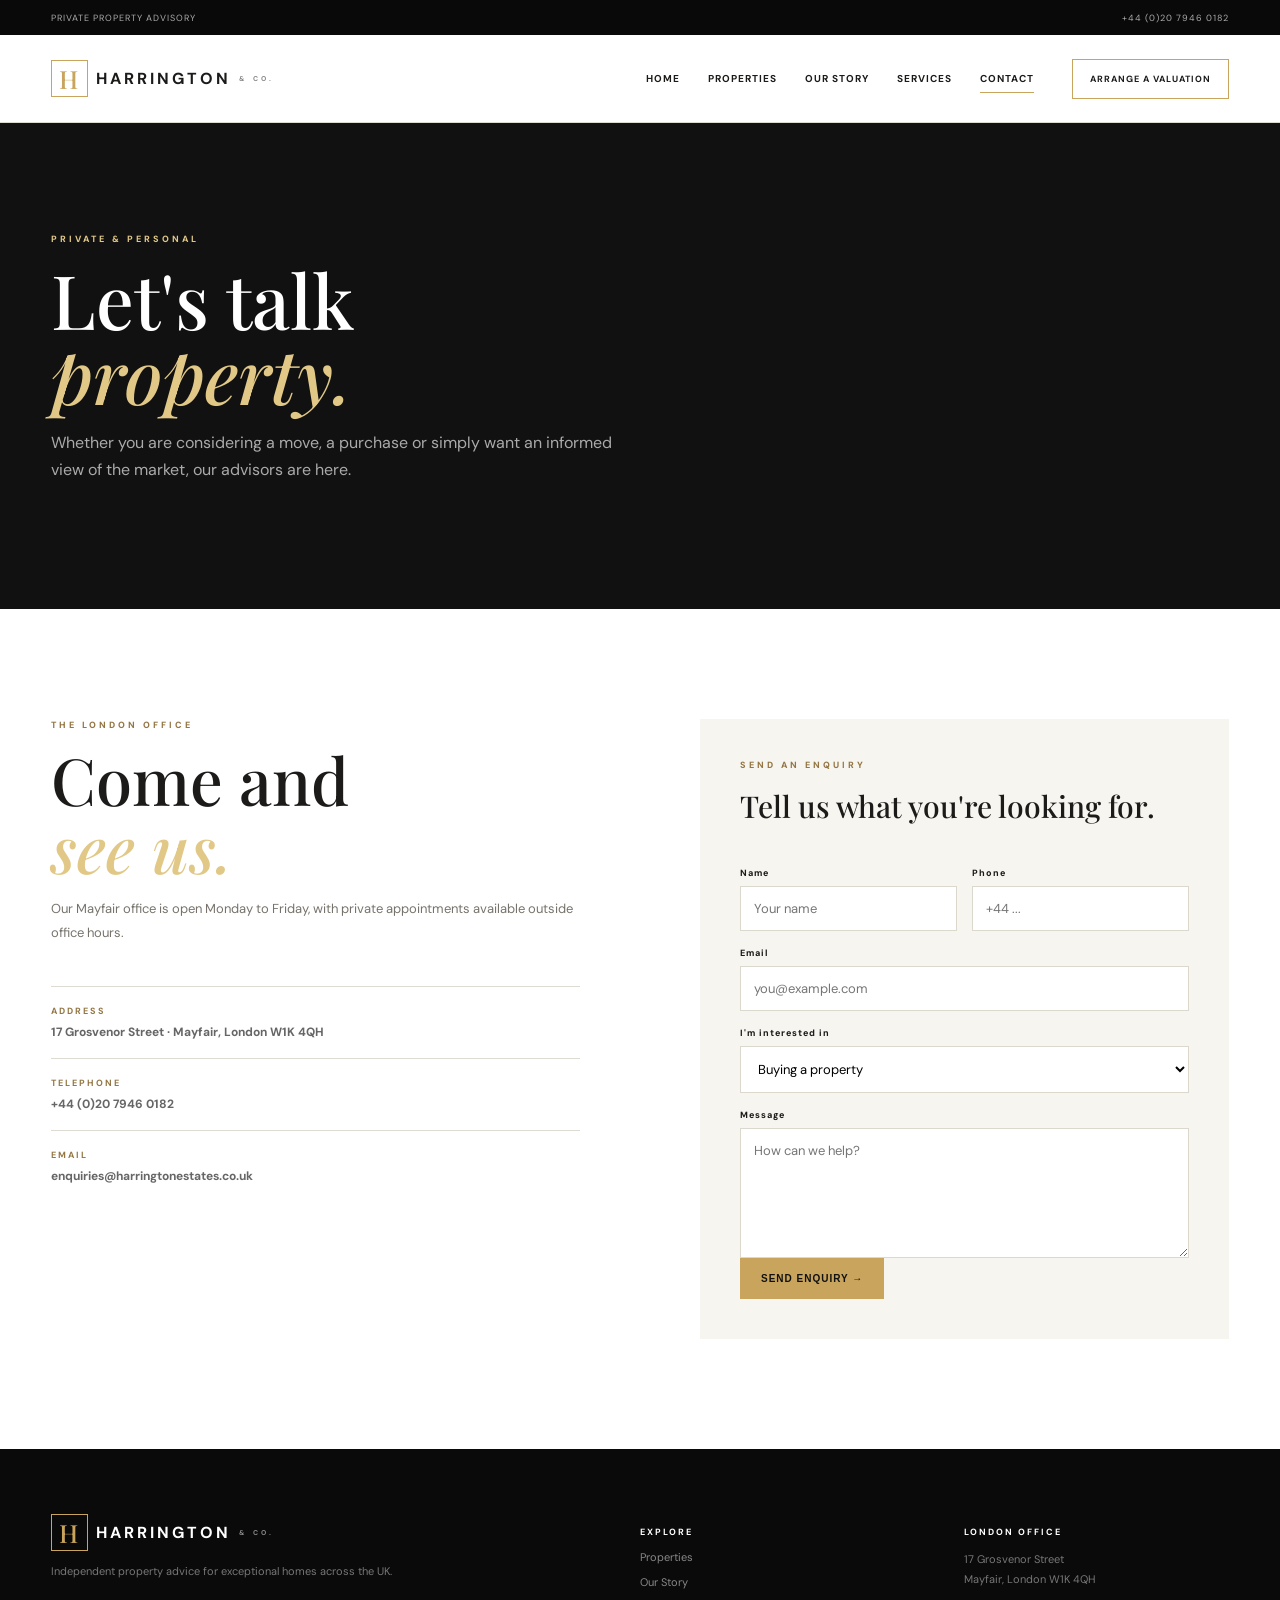
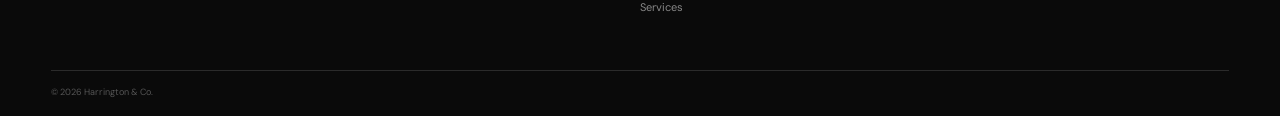
<file: contact.html>
<!doctype html><html lang="en"><head><meta charset="utf-8"><meta name="viewport" content="width=device-width,initial-scale=1"><title>Contact | Harrington & Co.</title><link href="https://fonts.googleapis.com/css2?family=DM+Sans:wght@400;500;600;700&family=Playfair+Display:ital,wght@0,500;0,600;1,500;1,600&display=swap" rel="stylesheet"><link rel="stylesheet" href="style.css"></head><body><div class="top">PRIVATE PROPERTY ADVISORY <span>+44 (0)20 7946 0182</span></div><header><div class="wrap nav"><a class="logo" href="index.html"><b>H</b> HARRINGTON <small>& CO.</small></a><button class="menu">☰</button><nav><a href="index.html">Home</a><a href="properties.html">Properties</a><a href="index.html#story">Our Story</a><a href="index.html#services">Services</a><a class="active" href="contact.html">Contact</a></nav><a class="outline" href="contact.html">Arrange a Valuation</a></div></header><main><section class="contact-hero"><div class="wrap"><div class="kicker">PRIVATE & PERSONAL</div><h1>Let's talk<br><i>property.</i></h1><p>Whether you are considering a move, a purchase or simply want an informed view of the market, our advisors are here.</p></div></section><section class="section"><div class="wrap contact"><div><div class="kicker dark">THE LONDON OFFICE</div><h2>Come and<br><i>see us.</i></h2><p class="body">Our Mayfair office is open Monday to Friday, with private appointments available outside office hours.</p><div class="contact-lines"><b>ADDRESS<small>17 Grosvenor Street · Mayfair, London W1K 4QH</small></b><b>TELEPHONE<small>+44 (0)20 7946 0182</small></b><b>EMAIL<small>enquiries@harringtonestates.co.uk</small></b></div></div><form class="form" onsubmit="submitForm(event)"><div class="kicker dark">SEND AN ENQUIRY</div><h3>Tell us what you're looking for.</h3><div class="two"><label>Name<input required placeholder="Your name"></label><label>Phone<input required placeholder="+44 ..."></label></div><label>Email<input required type="email" placeholder="you@example.com"></label><label>I'm interested in<select><option>Buying a property</option><option>Selling a property</option><option>Private valuation</option><option>Investment</option></select></label><label>Message<textarea rows="6" placeholder="How can we help?"></textarea></label><button class="gold">Send enquiry →</button><div id="success" class="success hidden">Thank you. Your enquiry has been received.</div></form></div></section></main><footer><div class="wrap foot"><div><a class="logo light" href="index.html"><b>H</b> HARRINGTON <small>& CO.</small></a><p>Independent property advice for exceptional homes across the UK.</p></div><div><h4>Explore</h4><a href="properties.html">Properties</a><a href="index.html#story">Our Story</a><a href="index.html#services">Services</a></div><div><h4>London Office</h4><p>17 Grosvenor Street<br>Mayfair, London W1K 4QH</p></div></div><div class="wrap copy">© 2026 Harrington & Co.</div></footer><script src="script.js"></script></body></html>
</file>
<file: style.css>
:root{--black:#111;--gold:#c9a45c;--gold2:#e1c887;--cream:#f7f5f0;--ink:#1c1b19;--muted:#77736c;--line:#dedbd3;--serif:'Playfair Display',serif;--sans:'DM Sans',sans-serif}*{box-sizing:border-box}html{scroll-behavior:smooth}body{margin:0;color:var(--ink);font-family:var(--sans)}a{text-decoration:none;color:inherit}.wrap{width:min(1200px,92%);margin:auto}.top{height:35px;background:#090909;color:#aaa;font-size:9px;letter-spacing:1px;padding:0 4%;display:flex;align-items:center;justify-content:space-between}.header,header{height:88px;background:#fff;border-bottom:1px solid var(--line);position:sticky;top:0;z-index:30}.nav{height:100%;display:flex;align-items:center;gap:38px}.logo{margin-right:auto;font-weight:700;letter-spacing:3px;font-size:16px;display:flex;align-items:center;gap:8px}.logo b{font:500 25px var(--serif);color:var(--gold);border:1px solid var(--gold);width:37px;height:37px;display:grid;place-items:center}.logo small{font-size:7px;color:#888}.logo.light{color:#fff}nav{display:flex;gap:28px}nav a{font-size:10px;letter-spacing:1px;text-transform:uppercase;font-weight:700;padding:35px 0;position:relative}nav a:after{content:'';position:absolute;bottom:27px;left:0;width:0;height:1px;background:var(--gold);transition:.3s}nav a:hover:after,nav a.active:after{width:100%}.outline{border:1px solid var(--gold);padding:13px 17px;font-size:9px;text-transform:uppercase;letter-spacing:1px;font-weight:700}.menu{display:none;border:0;background:none;font-size:25px}.hero{height:calc(100vh - 123px);min-height:680px;position:relative;color:#fff;overflow:hidden}.hero-bg{position:absolute;inset:0;background:url('https://images.unsplash.com/photo-1600607687920-4e2a09cf159d?auto=format&fit=crop&w=2200&q=92') center/cover;animation:zoom 12s ease-out forwards}.shade{position:absolute;inset:0;background:linear-gradient(90deg,#080808db,#08080880 55%,#08080820)}.hero-in{height:100%;display:flex;justify-content:center;flex-direction:column;position:relative}.kicker{font-size:9px;letter-spacing:3px;font-weight:800;color:var(--gold2)}.kicker.dark{color:#947644}.hero h1{font:500 clamp(52px,7vw,92px)/.97 var(--serif);margin:20px 0}.hero h1 i,.banner h1 i,.detail h1 i,.contact-hero h1 i,h2 i{font-style:italic;color:var(--gold2)}.hero p{font-size:15px;line-height:1.8;max-width:600px;color:#ddd}.actions{display:flex;gap:28px;align-items:center;margin-top:25px;font-size:10px;text-transform:uppercase;letter-spacing:1px}.gold{display:inline-flex;justify-content:center;align-items:center;background:var(--gold);color:#111;border:0;padding:15px 21px;font-size:10px;letter-spacing:1px;text-transform:uppercase;font-weight:800;cursor:pointer}.gold:hover{background:var(--gold2)}.search{position:absolute;bottom:0;left:0;right:0;background:#fff;color:#111;padding:8px;display:grid;grid-template-columns:1.4fr 1fr 1fr 170px}.search label{padding:10px 18px;border-right:1px solid var(--line);font-size:8px;letter-spacing:1.5px;color:#777}.search input,.search select{display:block;width:100%;border:0;outline:0;padding:9px 0;font:12px var(--sans);background:#fff}.search button{border:0;background:#111;color:#fff;font-weight:700}.side-note{position:absolute;right:3%;top:43%;writing-mode:vertical-rl;font-size:8px;letter-spacing:2px;color:#fffc}.side-note span{color:#aaa}.section{padding:110px 0}.cream{background:var(--cream)}.intro{display:grid;grid-template-columns:70px 1.1fr .9fr;gap:55px;align-items:center}.label{writing-mode:vertical-rl;letter-spacing:4px;font-size:8px;color:#999}.intro h2,.section-head h2,.split h2,.contact h2{font:500 54px/1.04 var(--serif);margin:15px 0}.intro p,.body{color:var(--muted);line-height:1.9;font-size:13px}.intro .lead{font-size:18px;color:#4e4b45}.intro-img{width:100%;height:530px;object-fit:cover}.text{display:inline-block;border-bottom:1px solid var(--gold);padding-bottom:7px;font-size:9px;letter-spacing:1.4px;text-transform:uppercase;font-weight:800;margin-top:15px}.marquee{background:var(--gold);padding:22px;text-align:center;font:500 20px var(--serif);letter-spacing:2px;word-spacing:10px}.marquee b{font-size:12px;margin:0 12px}.section-head{display:flex;justify-content:space-between;align-items:end;margin-bottom:45px}.section-head .text{margin:0}.cards{display:grid;grid-template-columns:1.2fr 1fr 1fr;gap:25px}.photo{height:360px;position:relative;overflow:hidden}.large .photo{height:465px}.photo img{width:100%;height:100%;object-fit:cover;transition:.7s}.card:hover img{transform:scale(1.05)}.photo span{position:absolute;left:15px;top:15px;background:#fff;padding:8px;font-size:8px;font-weight:800;letter-spacing:1.2px}.photo>b{position:absolute;right:15px;top:14px;width:34px;height:34px;background:#fff;border-radius:50%;display:grid;place-items:center}.info{padding:20px 2px}.info strong{font-size:14px;color:#947644}.info h3{font:500 27px var(--serif);margin:6px 0}.info p{color:var(--muted);font-size:12px;margin:0}.info small{display:block;border-top:1px solid var(--line);margin-top:18px;padding-top:13px;font-size:8px;letter-spacing:1px;color:#777}.black{background:#111;color:#fff}.split{display:grid;grid-template-columns:1fr 1fr;gap:120px;align-items:start}.split p{color:#999}.services{border-top:1px solid #fff2}.services>div{display:grid;grid-template-columns:55px 1fr 180px 20px;gap:15px;border-bottom:1px solid #fff2;padding:25px 0}.services em{color:var(--gold);font-style:normal;font-size:9px}.services h3{font:500 24px var(--serif);margin:0}.services p{font-size:11px;line-height:1.6}.services b{color:var(--gold)}.story-img{height:630px;position:relative;background:url('https://images.unsplash.com/photo-1505693416388-ac5ce068fe85?auto=format&fit=crop&w=2200&q=90') center/cover}.story{height:100%;position:relative;color:#fff;display:flex;flex-direction:column;justify-content:center}.story h2{font:500 68px/1 var(--serif);margin:17px 0 30px}.circle{width:120px;height:120px;border:1px solid #fff8;border-radius:50%;display:grid;place-items:center;text-align:center;font-size:9px;letter-spacing:1px;text-transform:uppercase}.stats{padding:75px 0}.stat-grid{display:grid;grid-template-columns:repeat(4,1fr)}.stat-grid div{border-left:1px solid #d2cec4;padding-left:25px}.stat-grid b{font:500 42px var(--serif);display:block}.stat-grid span{font-size:9px;text-transform:uppercase;letter-spacing:1px;color:#777}.journal{display:grid;grid-template-columns:repeat(3,1fr);gap:25px}.journal img{width:100%;height:260px;object-fit:cover}.journal small{display:block;color:#947644;font-size:8px;letter-spacing:1.5px;margin-top:15px}.journal h3{font:500 24px var(--serif);line-height:1.3}.cta{background:#111;color:#fff;padding:80px 0}.cta-in{display:flex;justify-content:space-between;align-items:center}.cta h2{font:500 52px/1 var(--serif);margin:15px 0 0}footer{background:#0a0a0a;color:#ccc;padding:65px 0 18px}.foot{display:grid;grid-template-columns:2fr 1fr 1fr;gap:60px}.foot h4{font-size:9px;text-transform:uppercase;letter-spacing:2px;color:#fff}.foot a:not(.logo){display:block;color:#888;font-size:11px;margin:11px 0}.foot p{font-size:11px;color:#777;line-height:1.8}.copy{border-top:1px solid #fff2;margin-top:45px;padding-top:15px;font-size:9px;color:#555;display:flex;justify-content:space-between}.banner{padding:105px 0;background:var(--cream)}.banner h1,.contact-hero h1{font:500 75px/1 var(--serif);margin:17px 0}.banner p,.contact-hero p{color:var(--muted);max-width:570px;line-height:1.7}.filters{display:flex;border:1px solid var(--line);padding:7px;margin-bottom:45px;max-width:950px}.filters input,.filters select{border:0;outline:0;padding:13px;font:12px var(--sans)}.filters input{flex:1}.filters select{border-left:1px solid var(--line)}.list article{display:grid;grid-template-columns:48% 1fr;gap:50px;border-top:1px solid var(--line);padding:30px 0}.list img{width:100%;height:380px;object-fit:cover}.list small{color:#947644;font-size:8px;letter-spacing:2px}.list h2{font:500 42px var(--serif);margin:14px 0}.list p{color:var(--muted);font-size:13px;line-height:1.8}.list b{font:500 22px var(--serif)}.list span{display:block;font-size:8px;letter-spacing:1px;color:#777;margin-top:15px}.hidden{display:none}.empty{text-align:center;background:var(--cream);padding:45px}.detail-photo{height:610px;position:relative}.detail-photo img{width:100%;height:100%;object-fit:cover}.detail-photo div{position:absolute;bottom:22px;left:4%;background:#111d;color:#fff;padding:10px;font-size:8px;letter-spacing:2px}.detail{display:grid;grid-template-columns:1.5fr .7fr;gap:100px}.detail h1{font:500 77px/1 var(--serif);margin:18px 0}.facts{display:flex;gap:40px;border-block:1px solid var(--line);padding:25px 0;margin:35px 0 55px}.facts b{font:500 22px var(--serif)}.facts small{display:block;font:8px var(--sans);letter-spacing:1px;color:#777;margin-top:5px}.detail h2{font:500 34px var(--serif)}.points{display:grid;grid-template-columns:1fr 1fr;gap:12px;border-top:1px solid var(--line);padding-top:22px;margin-top:30px;font-size:11px;color:#555}.detail aside{background:var(--cream);padding:35px;align-self:start;position:sticky;top:110px}.detail aside h3{font:500 29px var(--serif)}.detail aside p{color:var(--muted);font-size:12px;line-height:1.7}.full{width:100%;margin-top:12px}.advisor{border-top:1px solid #ddd6c8;margin-top:25px;padding-top:20px;color:#947644;font-weight:800}.advisor span{color:#555;font-size:10px;margin-left:8px}.gallery{display:grid;grid-template-columns:2fr 1fr 1fr;gap:4px}.gallery img{width:100%;height:370px;object-fit:cover}.contact-hero{background:#111;color:#fff;padding:110px 0}.contact-hero p{color:#aaa}.contact{display:grid;grid-template-columns:1fr 1fr;gap:120px}.contact h2{font-size:65px}.contact-lines{margin-top:40px}.contact-lines b{display:block;border-top:1px solid var(--line);padding:18px 0;font-size:9px;letter-spacing:2px;color:#947644}.contact-lines small{display:block;color:#666;font-size:12px;letter-spacing:0;margin-top:7px}.form{background:var(--cream);padding:40px}.form h3{font:500 30px var(--serif);margin:15px 0 25px}.form label{display:block;font-size:9px;font-weight:800;letter-spacing:1px;margin-top:16px}.form input,.form select,.form textarea{display:block;width:100%;margin-top:7px;padding:13px;border:1px solid #ddd8ce;background:#fff;outline:0;font:13px var(--sans)}.two{display:grid;grid-template-columns:1fr 1fr;gap:15px}.success{background:#dfeadd;color:#355b3a;padding:12px;margin-top:15px;font-size:10px}@keyframes zoom{from{transform:scale(1.03)}to{transform:scale(1.1)}}@media(max-width:900px){nav{display:none}.menu{display:block}.outline{display:none}.nav.open nav{display:flex;position:absolute;top:88px;left:0;right:0;background:#fff;padding:20px;flex-direction:column;gap:3px;box-shadow:0 15px 30px #0001}.nav.open nav a{padding:12px}.nav.open nav a:after{bottom:4px}.hero{min-height:770px}.search{grid-template-columns:1fr 1fr}.search button{padding:14px}.intro,.split,.detail,.contact{grid-template-columns:1fr;gap:45px}.label{display:none}.cards{grid-template-columns:1fr 1fr}.large{grid-column:1/-1}.large .photo{height:420px}.journal{grid-template-columns:1fr 1fr}.stat-grid{grid-template-columns:1fr 1fr;gap:30px}.list article{grid-template-columns:1fr}.detail aside{position:static}.foot{grid-template-columns:1fr 1fr}}@media(max-width:600px){.top span{display:none}.hero h1{font-size:51px}.hero{height:790px}.search{grid-template-columns:1fr}.search label{border:0;border-bottom:1px solid var(--line)}.side-note{display:none}.section{padding:75px 0}.intro h2,.section-head h2,.split h2,.contact h2{font-size:42px}.cards,.journal,.stat-grid,.foot{grid-template-columns:1fr}.large{grid-column:auto}.photo,.large .photo{height:330px}.story-img{height:520px}.story h2{font-size:51px}.cta-in{display:block}.cta h2{font-size:45px;margin-bottom:30px}.banner h1,.contact-hero h1{font-size:54px}.filters{display:grid}.filters select{border-left:0;border-top:1px solid var(--line)}.list h2{font-size:35px}.detail-photo{height:420px}.detail h1{font-size:57px}.facts{gap:20px;flex-wrap:wrap}.points{grid-template-columns:1fr}.gallery{grid-template-columns:1fr}.gallery img{height:300px}.two{grid-template-columns:1fr}.copy{display:block}.copy span{display:block;margin-top:7px}}
</file>
